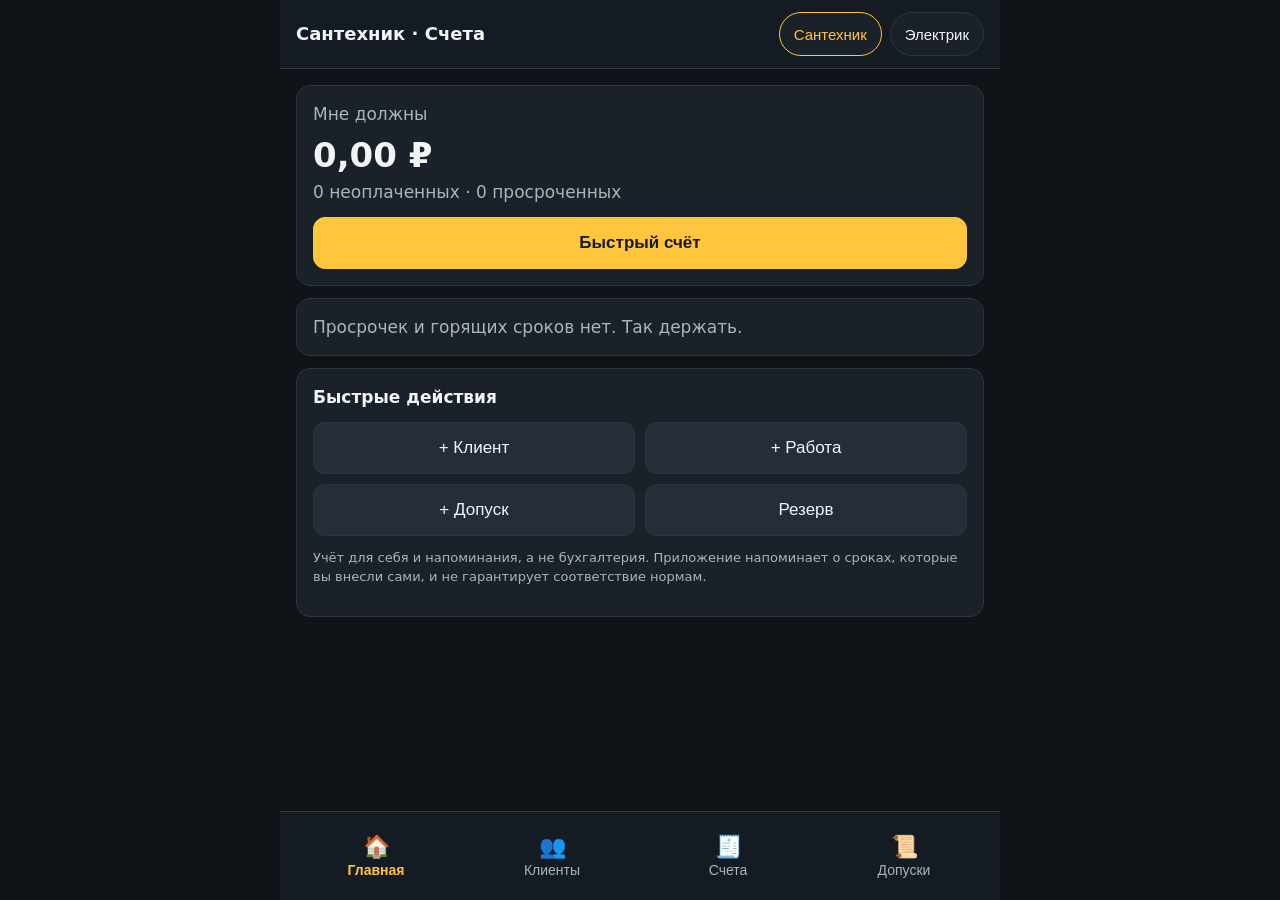
<file: index.html>
<!DOCTYPE html>
<html lang="ru">
<head>
  <meta charset="UTF-8" />
  <meta name="viewport" content="width=device-width, initial-scale=1, viewport-fit=cover" />
  <meta name="theme-color" content="#151b22" />
  <link rel="manifest" href="manifest.json" />
  <title>Счета мастера</title>
  <link rel="stylesheet" href="styles.css" />
</head>
<body>
  <header class="top no-print">
    <h1 id="appTitle">Счета мастера</h1>
    <div class="profile-switch" role="group" aria-label="Профиль">
      <button id="btnPlumber" type="button">Сантехник</button>
      <button id="btnElectrician" type="button">Электрик</button>
    </div>
  </header>

  <main>
    <section id="screen-home" class="screen"></section>
    <section id="screen-clients" class="screen"></section>
    <section id="screen-client" class="screen"></section>
    <section id="screen-invoices" class="screen"></section>
    <section id="screen-invoice" class="screen"></section>
    <section id="screen-licenses" class="screen"></section>
  </main>

  <nav class="bottom no-print" aria-label="Навигация">
    <button data-nav="home" type="button"><span class="ico">🏠</span>Главная</button>
    <button data-nav="clients" type="button"><span class="ico">👥</span>Клиенты</button>
    <button data-nav="invoices" type="button"><span class="ico">🧾</span>Счета</button>
    <button data-nav="licenses" type="button"><span class="ico">📜</span>Допуски</button>
  </nav>

  <div id="modalBack" class="modal-back no-print">
    <div class="modal" id="modalBox" role="dialog" aria-modal="true"></div>
  </div>

  <script src="storage.js"></script>
  <script src="profiles.js"></script>
  <script src="app.js"></script>
  <script>
    if ("serviceWorker" in navigator && location.protocol.startsWith("http")) {
      navigator.serviceWorker.register("sw.js").catch(function () {});
    }
  </script>
</body>
</html>
</file>
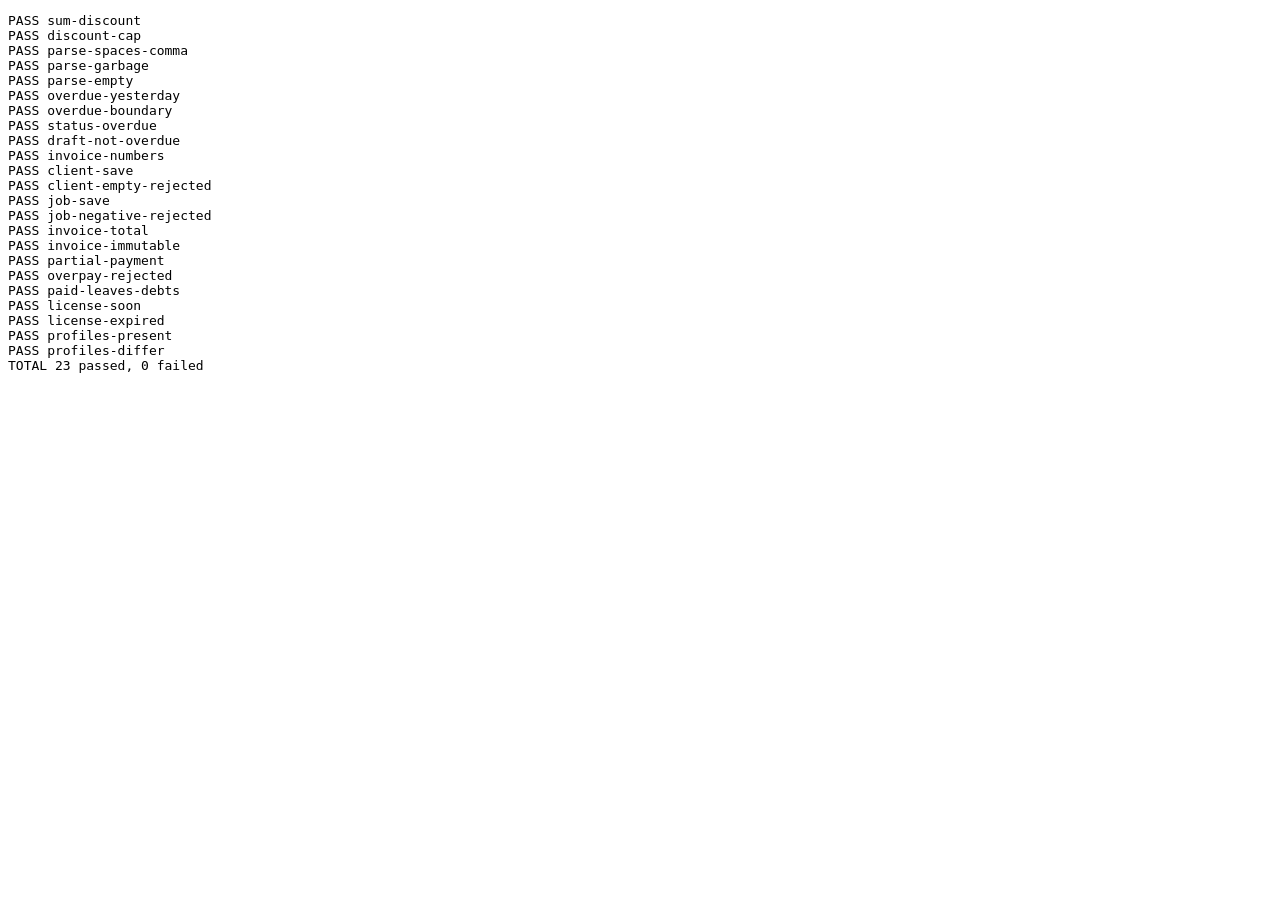
<file: test-browser.html>
<!DOCTYPE html>
<html lang="ru">
<head><meta charset="UTF-8"><title>tests</title></head>
<body>
<pre id="out">running...</pre>
<script src="storage.js"></script>
<script src="profiles.js"></script>
<script>
(function () {
  var out = [];
  var passed = 0, failed = 0;
  function ok(cond, name, extra) {
    if (cond) { passed++; out.push("PASS " + name); }
    else { failed++; out.push("FAIL " + name + (extra ? " -- " + extra : "")); }
  }
  try {
    // 1. Суммы
    var t = Store.calcTotal([{ desc: "a", amount: 100000 }, { desc: "b", amount: 50250 }], 2550);
    ok(t.subtotal === 150250 && t.discount === 2550 && t.total === 147700, "sum-discount", JSON.stringify(t));
    var t2 = Store.calcTotal([{ desc: "a", amount: 1000 }], 99999);
    ok(t2.total === 0 && t2.discount === 1000, "discount-cap", JSON.stringify(t2));
    ok(Store.parseMoneyToKopecks("1 500,50") === 150050, "parse-spaces-comma");
    ok(isNaN(Store.parseMoneyToKopecks("abc")), "parse-garbage");
    ok(isNaN(Store.parseMoneyToKopecks("")), "parse-empty");

    // 2. Просрочка
    var inv = { status: "issued", dueDate: "2026-01-01", total: 1000, payments: [] };
    ok(Store.isOverdue(inv, "2026-01-02") === true, "overdue-yesterday");
    ok(Store.isOverdue(inv, "2026-01-01") === false, "overdue-boundary");
    ok(Store.displayStatus(inv, "2026-01-02") === "Просрочен", "status-overdue");
    ok(Store.displayStatus({ status: "draft", dueDate: "2020-01-01", total: 1, payments: [] }, "2026-01-01") === "Черновик", "draft-not-overdue");

    // 3. Номера
    var db = { clients: [], jobs: [], licenses: [], invoices: [{ number: "2000-001" }], seq: {} };
    var n1 = Store.nextInvoiceNumber(db);
    var db2 = { clients: [], jobs: [], licenses: [], invoices: [{ number: n1 }, { number: "2000-001" }], seq: db.seq };
    var n2 = Store.nextInvoiceNumber(db2);
    ok(n1 !== n2 && /^\d{4}-\d{3}$/.test(n1), "invoice-numbers", n1 + " vs " + n2);

    // 4. End-to-end через Store
    Store.save({ clients: [], jobs: [], invoices: [], licenses: [], seq: {} });
    var rc = Store.saveClient({ name: "Иван", phone: "+79990001122", address: "Ленина 1", note: "" });
    ok(!rc.errors && !!rc.client.id, "client-save");
    var bad = Store.saveClient({ name: "", phone: "" });
    ok(!!(bad.errors && bad.errors.name), "client-empty-rejected");
    var rj = Store.saveJob({ clientId: rc.client.id, date: "2026-09-22", desc: "Замена смесителя", priceKop: 400000, materials: [{ name: "Кран", sellKop: 150000 }] });
    ok(!rj.errors, "job-save");
    var rNeg = Store.saveJob({ clientId: rc.client.id, date: "2026-09-22", desc: "x", priceKop: -5 });
    ok(!!(rNeg.errors && rNeg.errors.price), "job-negative-rejected");
    var ri = Store.saveInvoice({ clientId: rc.client.id, lines: [{ desc: "Работа", amount: 400000 }, { desc: "Кран", amount: 150000 }], discountKop: 50000, dueDate: "2026-09-29" });
    ok(!ri.errors && ri.invoice.total === 500000, "invoice-total", JSON.stringify(ri.invoice && ri.invoice.total));
    Store.saveJob({ id: rj.job.id, clientId: rc.client.id, date: "2026-09-22", desc: "Замена смесителя", priceKop: 999999 });
    ok(Store.getInvoice(ri.invoice.id).total === 500000, "invoice-immutable");
    Store.addPayment(ri.invoice.id, 200000, "2026-09-23", "перевод");
    ok(Store.invoiceBalance(Store.getInvoice(ri.invoice.id)) === 300000, "partial-payment");
    var over = Store.addPayment(ri.invoice.id, 999999999, "2026-09-23", "");
    ok(!!over.errors, "overpay-rejected");
    Store.addPayment(ri.invoice.id, 300000, "2026-09-24", "наличные");
    var paidInv = Store.getInvoice(ri.invoice.id);
    ok(paidInv.status === "paid" && Store.listInvoices("unpaid").length === 0, "paid-leaves-debts");
    var rl = Store.saveLicense({ title: "Допуск", number: "123", issuer: "УЦ", expiresAt: "2026-09-25" });
    ok(!rl.errors && Store.licenseState(rl.license, "2026-09-22") === "soon", "license-soon");
    ok(Store.licenseState(rl.license, "2026-09-26") === "expired", "license-expired");

    // 5. Профили — данными, без ветвлений
    ok(!!(AppProfiles.PROFILES.plumber && AppProfiles.PROFILES.electrician), "profiles-present");
    ok(AppProfiles.PROFILES.plumber.mainButton !== AppProfiles.PROFILES.electrician.mainButton, "profiles-differ");
  } catch (e) {
    failed++;
    out.push("FAIL exception: " + (e && e.message) + " | " + (e && e.stack));
  }
  out.push("TOTAL " + passed + " passed, " + failed + " failed");
  document.getElementById("out").textContent = out.join("\n");
})();
</script>
</body>
</html>
</file>
<file: styles.css>
:root {
  --bg: #101418;
  --card: #1b2129;
  --line: #2c3540;
  --text: #f2f5f7;
  --muted: #aab4bf;
  --accent: #ffc53d;
  --danger: #ff6b6b;
  --ok: #51cf66;
  --warn: #ffa94d;
  --radius: 14px;
}
* { box-sizing: border-box; }
html, body { margin: 0; padding: 0; }
body {
  background: var(--bg);
  color: var(--text);
  font-family: system-ui, -apple-system, "Segoe UI", Roboto, Arial, sans-serif;
  font-size: 17px;
  line-height: 1.45;
  max-width: 720px;
  margin: 0 auto;
  padding-bottom: 92px;
}
header.top {
  position: sticky;
  top: 0;
  z-index: 5;
  background: #151b22;
  border-bottom: 1px solid var(--line);
  padding: 12px 16px;
  display: flex;
  gap: 12px;
  align-items: center;
}
header.top h1 { font-size: 18px; margin: 0; flex: 1; }
.profile-switch { display: flex; gap: 8px; }
.profile-switch button {
  background: var(--card);
  color: var(--text);
  border: 1px solid var(--line);
  border-radius: 999px;
  padding: 10px 14px;
  font-size: 15px;
  min-height: 44px;
}
.profile-switch button.active { border-color: var(--accent); color: var(--accent); }
main { padding: 16px; }
.card {
  background: var(--card);
  border: 1px solid var(--line);
  border-radius: var(--radius);
  padding: 16px;
  margin-bottom: 12px;
}
.debt-big { font-size: 34px; font-weight: 800; margin: 4px 0 0; }
.muted { color: var(--muted); }
.row { display: flex; gap: 10px; align-items: center; }
.grow { flex: 1; }
.badge {
  display: inline-block;
  padding: 4px 10px;
  border-radius: 999px;
  font-size: 13px;
  font-weight: 700;
  border: 1px solid var(--line);
}
.badge.overdue, .badge.expired { background: #3a1d1d; color: var(--danger); border-color: var(--danger); }
.badge.soon { background: #3a2b12; color: var(--warn); border-color: var(--warn); }
.badge.paid, .badge.ok { background: #12331f; color: var(--ok); border-color: var(--ok); }
.badge.issued, .badge.draft { background: #222b36; color: var(--text); }
.list-item {
  display: block;
  width: 100%;
  text-align: left;
  background: var(--card);
  color: var(--text);
  border: 1px solid var(--line);
  border-radius: var(--radius);
  padding: 14px 16px;
  margin-bottom: 10px;
  font-size: 17px;
  min-height: 56px;
}
.list-item small { color: var(--muted); display: block; margin-top: 4px; }
button, .btn {
  font-size: 17px;
  border-radius: 12px;
  border: 1px solid var(--line);
  background: #242d38;
  color: var(--text);
  padding: 14px 16px;
  min-height: 52px;
  cursor: pointer;
}
button:active { transform: scale(0.99); }
.btn-primary {
  background: var(--accent);
  border-color: var(--accent);
  color: #1a1a1a;
  font-weight: 800;
  width: 100%;
}
.btn-danger { border-color: var(--danger); color: var(--danger); }
.btn-ghost { background: transparent; }
.actions { display: grid; gap: 10px; margin-top: 12px; }
.actions.two { grid-template-columns: 1fr 1fr; }
label { display: block; margin: 12px 0 4px; font-weight: 700; }
input, textarea, select {
  width: 100%;
  font-size: 17px;
  padding: 13px 14px;
  border-radius: 12px;
  border: 1px solid var(--line);
  background: #0e1319;
  color: var(--text);
  min-height: 52px;
}
textarea { min-height: 84px; resize: vertical; }
.field-error { color: var(--danger); font-size: 14px; margin-top: 4px; }
nav.bottom {
  position: fixed;
  bottom: 0;
  left: 50%;
  transform: translateX(-50%);
  width: 100%;
  max-width: 720px;
  background: #151b22;
  border-top: 1px solid var(--line);
  display: grid;
  grid-template-columns: repeat(4, 1fr);
  padding: 8px 8px calc(8px + env(safe-area-inset-bottom));
  z-index: 5;
}
nav.bottom button {
  background: transparent;
  border: none;
  color: var(--muted);
  font-size: 14px;
  min-height: 60px;
  display: flex;
  flex-direction: column;
  gap: 2px;
  align-items: center;
  justify-content: center;
}
nav.bottom button.active { color: var(--accent); font-weight: 800; }
nav.bottom .ico { font-size: 22px; }
.screen { display: none; }
.screen.active { display: block; }
.modal-back {
  position: fixed;
  inset: 0;
  background: rgba(0, 0, 0, 0.6);
  display: none;
  align-items: flex-end;
  justify-content: center;
  z-index: 10;
}
.modal-back.open { display: flex; }
.modal {
  background: var(--card);
  border: 1px solid var(--line);
  border-radius: 18px 18px 0 0;
  width: 100%;
  max-width: 720px;
  max-height: 92vh;
  overflow: auto;
  padding: 18px 16px calc(20px + env(safe-area-inset-bottom));
}
.total-line { font-size: 22px; font-weight: 800; }
table.lines { width: 100%; border-collapse: collapse; margin-top: 8px; }
table.lines td, table.lines th { border-bottom: 1px solid var(--line); padding: 10px 4px; text-align: left; vertical-align: top; }
table.lines td.num { text-align: right; white-space: nowrap; }
.sticky-action { position: sticky; bottom: 0; background: var(--card); padding: 12px 0 4px; }
.disclaimer { font-size: 13px; color: var(--muted); }

@media print {
  nav.bottom, header.top, .no-print { display: none !important; }
  body { background: #fff; color: #000; padding: 0; max-width: none; }
  .card, .list-item { border: 1px solid #999; background: #fff; color: #000; }
  .screen { display: none !important; }
  .screen.print-invoice { display: block !important; }
}
</file>
